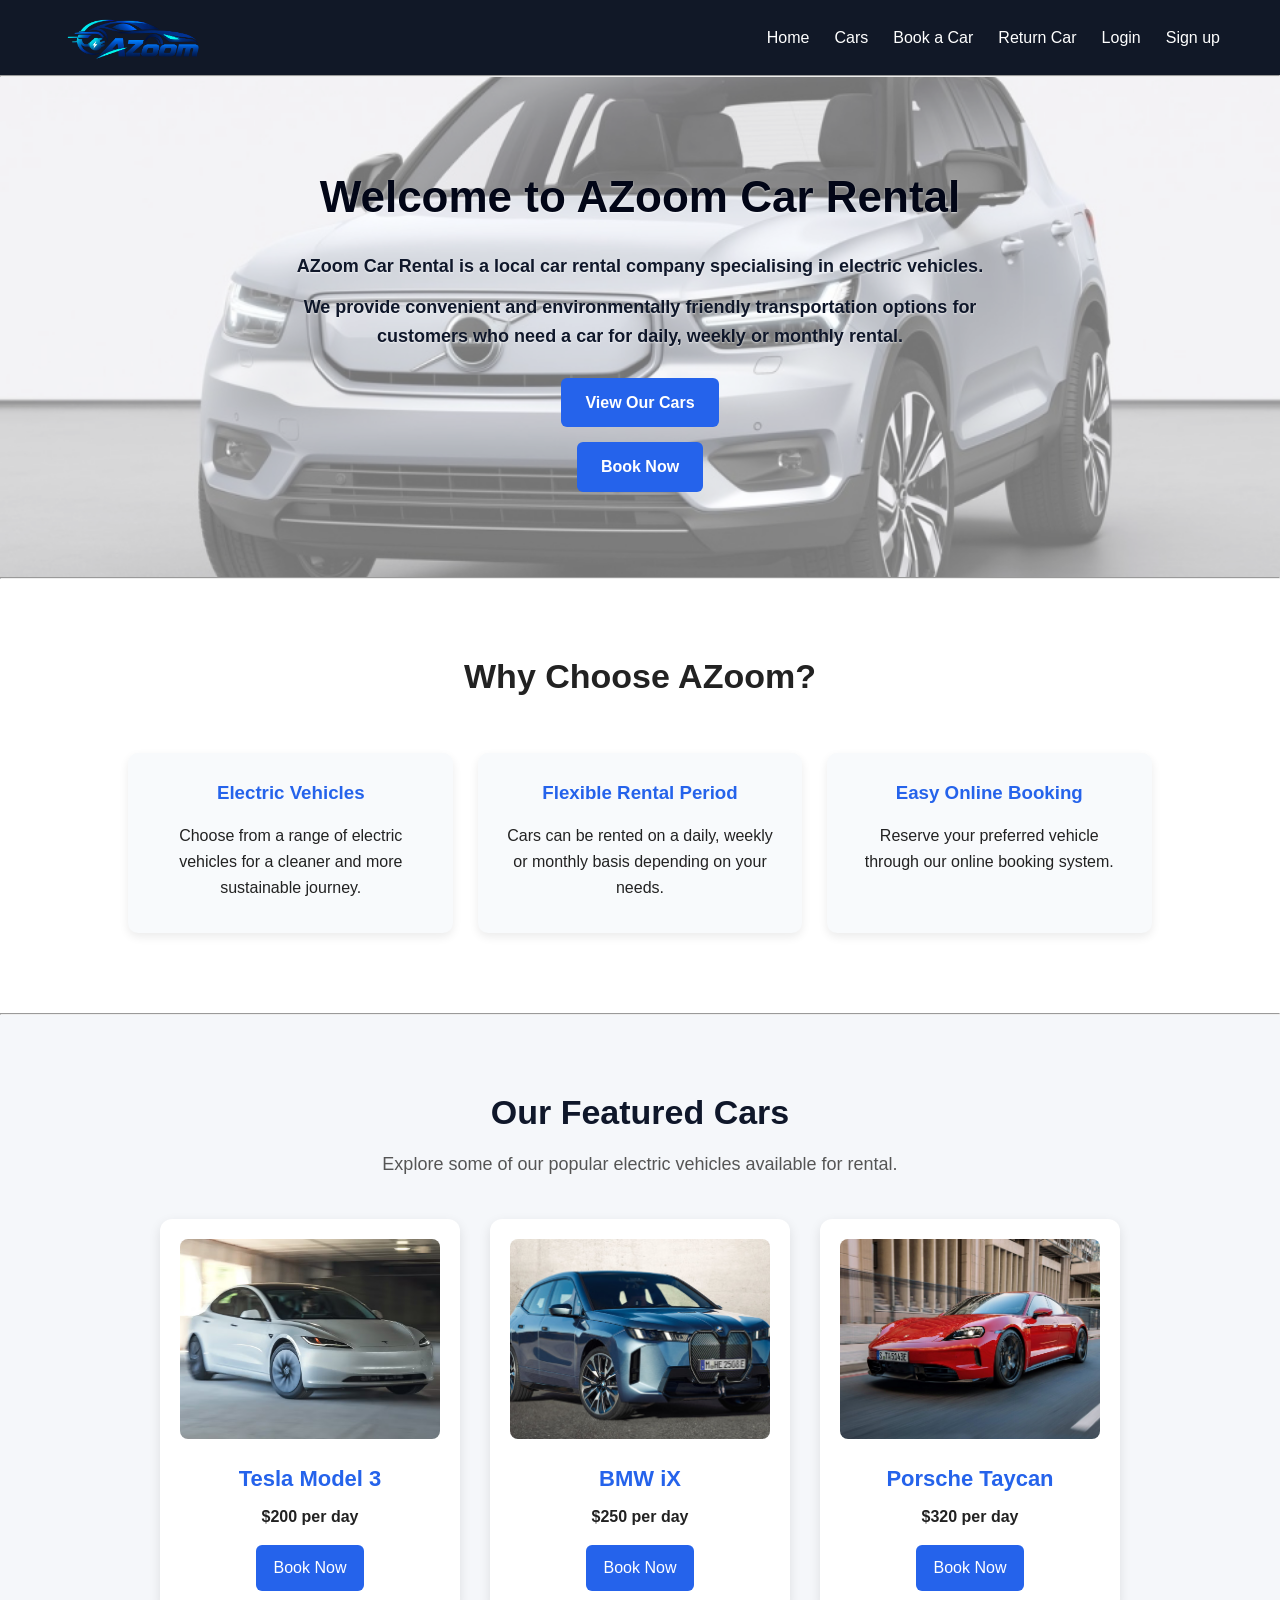
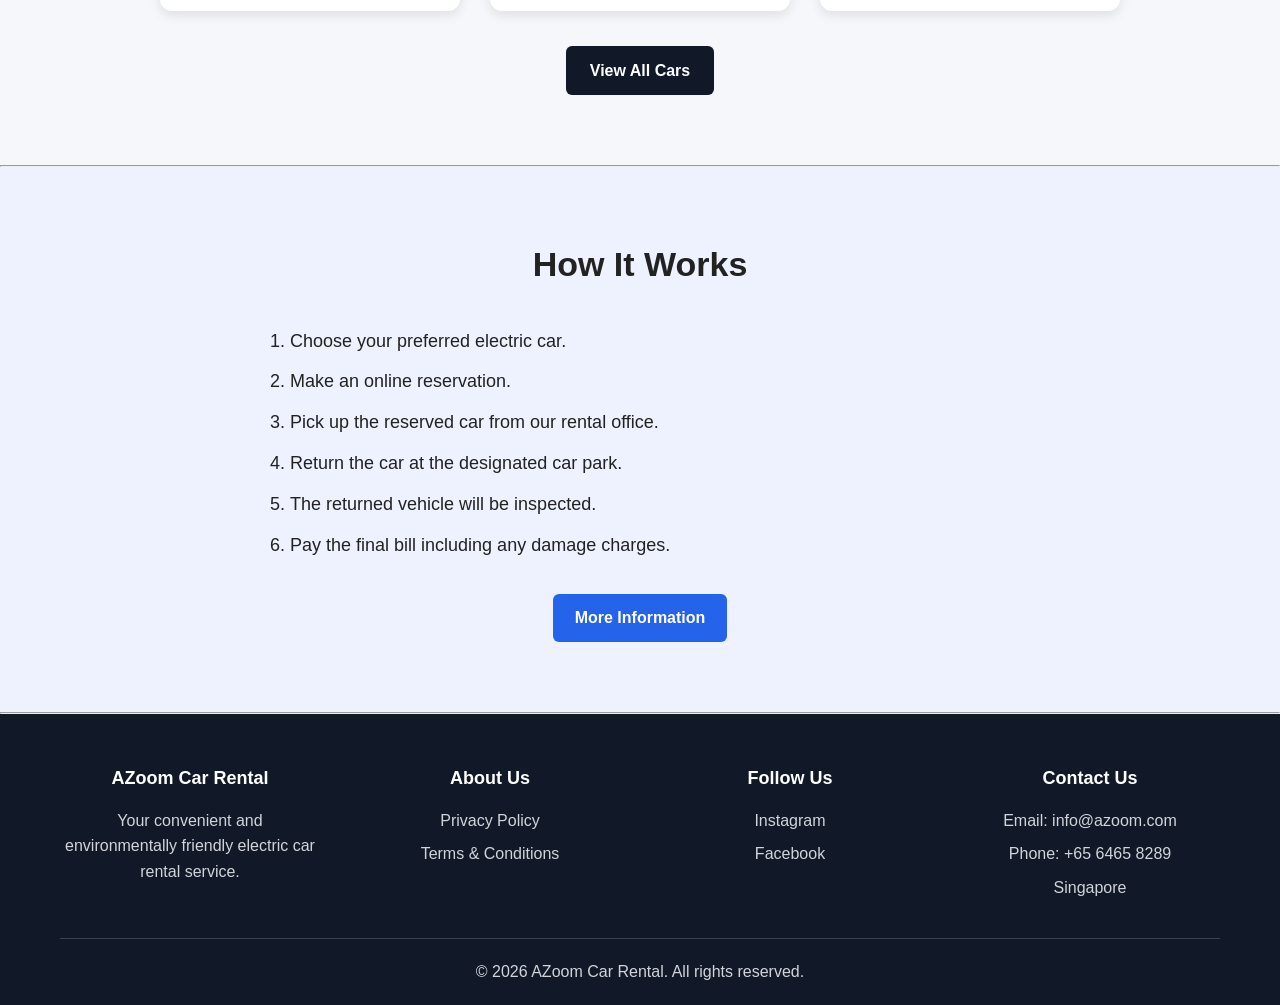
<file: index.html>
<!DOCTYPE html>
<html lang="en">

<head>
    <meta charset="UTF-8">
    <meta name="viewport" content="width=device-width, initial-scale=1.0">
    <title>AZoom Car Rental</title>

    <link rel="stylesheet" href="style.css">
</head>

<body>

    <!-- Header -->
    <header>
        <a href="index.html" class="logo">
            <img src="images/AZoom logo.png" alt="AZoom Car Rental Logo">
        </a>

        <nav>
            <a href="index.html">Home</a>
            <a href="cars.html">Cars</a>
            <a href="booking.html">Book a Car</a>
            <a href="return.html">Return Car</a>
            <a href="login.html">Login</a>
            <a href="signup.html">Sign up</a>
        </nav>
    </header>

    <hr>

    <!-- Main Content -->
    <main>

        <section class="home-hero">
            <h2>Welcome to AZoom Car Rental</h2>

            <p>
                AZoom Car Rental is a local car rental company specialising
                in electric vehicles.
            </p>

            <p>
                We provide convenient and environmentally friendly
                transportation options for customers who need a car for
                daily, weekly or monthly rental.
            </p>

            <a href="cars.html">View Our Cars</a>

            <a href="booking.html">Book Now</a>
        </section>

        <hr>

        <!-- Why Choose Us -->
        <section class="features-section">
            <h2>Why Choose AZoom?</h2>

            <div>
                <h3>Electric Vehicles</h3>
                <p>
                    Choose from a range of electric vehicles for a cleaner
                    and more sustainable journey.
                </p>
            </div>

            <div>
                <h3>Flexible Rental Period</h3>
                <p>
                    Cars can be rented on a daily, weekly or monthly basis
                    depending on your needs.
                </p>
            </div>

            <div>
                <h3>Easy Online Booking</h3>
                <p>
                    Reserve your preferred vehicle through our online
                    booking system.
                </p>
            </div>
        </section>

        <hr>

        <section class="featured-cars">
            <h2>Our Featured Cars</h2>
            <p>
                Explore some of our popular electric vehicles available for rental.
            </p>

            <div class="featured-container">
                <div class="featured-card">
                    <img src="images/tesla model3.jpg" alt="Tesla Model 3">
                    <h3>Tesla Model 3</h3>
                    <p>$200 per day</p>

                    <a href="booking.html">Book Now</a>
                </div>

                <div class="featured-card">
                    <img src="images/bmw ix.jpg" alt="BMW iX">
                    <h3> BMW iX</h3>
                    <p>$250 per day</p>
                    <a href="booking.html">Book Now</a>
                </div>

                <div class="featured-card">
                    <img src="images/porsche taycan.jpg" alt="Porsche Taycan">
                    <h3> Porsche Taycan</h3>
                    <p>$320 per day</p>
                    <a href="booking.html">Book Now</a>
                </div>
            </div>

            <a class="view-all-cars" href="cars.html">
                View All Cars
            </a>
        </section>

        <hr>

        <!-- Rental Process -->
        <section class="how-it-works">
            <h2>How It Works</h2>

            <ol>
                <li>Choose your preferred electric car.</li>
                <li>Make an online reservation.</li>
                <li>Pick up the reserved car from our rental office.</li>
                <li>Return the car at the designated car park.</li>
                <li>The returned vehicle will be inspected.</li>
                <li>Pay the final bill including any damage charges.</li>
            </ol>

            <div class="more-information">

                <a href="locations.html" class="info-button">
                    More Information
                </a>

            </div>
        </section>
    </main>

    <hr>

    <!-- Footer -->
    <footer class="site-footer">

        <div class="footer-container">

            <div class="footer-column">
                <h3>AZoom Car Rental</h3>
                <p>
                    Your convenient and environmentally friendly
                    electric car rental service.
                </p>
            </div>

            <div class="footer-column">
                <h3>About Us</h3>

                <a href="privacy.html">Privacy Policy</a>
                <a href="terms.html">Terms & Conditions</a>
            </div>

            <div class="footer-column">
                <h3>Follow Us</h3>

                <a href="#">Instagram</a>
                <a href="#">Facebook</a>
            </div>

            <div class="footer-column">
                <h3>Contact Us</h3>

                <p>Email: info@azoom.com</p>
                <p>Phone: +65 6465 8289</p>
                <p>Singapore</p>
            </div>

        </div>

        <div class="footer-bottom">
            <p>
                &copy; 2026 AZoom Car Rental.
                All rights reserved.
            </p>
        </div>

    </footer>

</body>

</html>
</file>
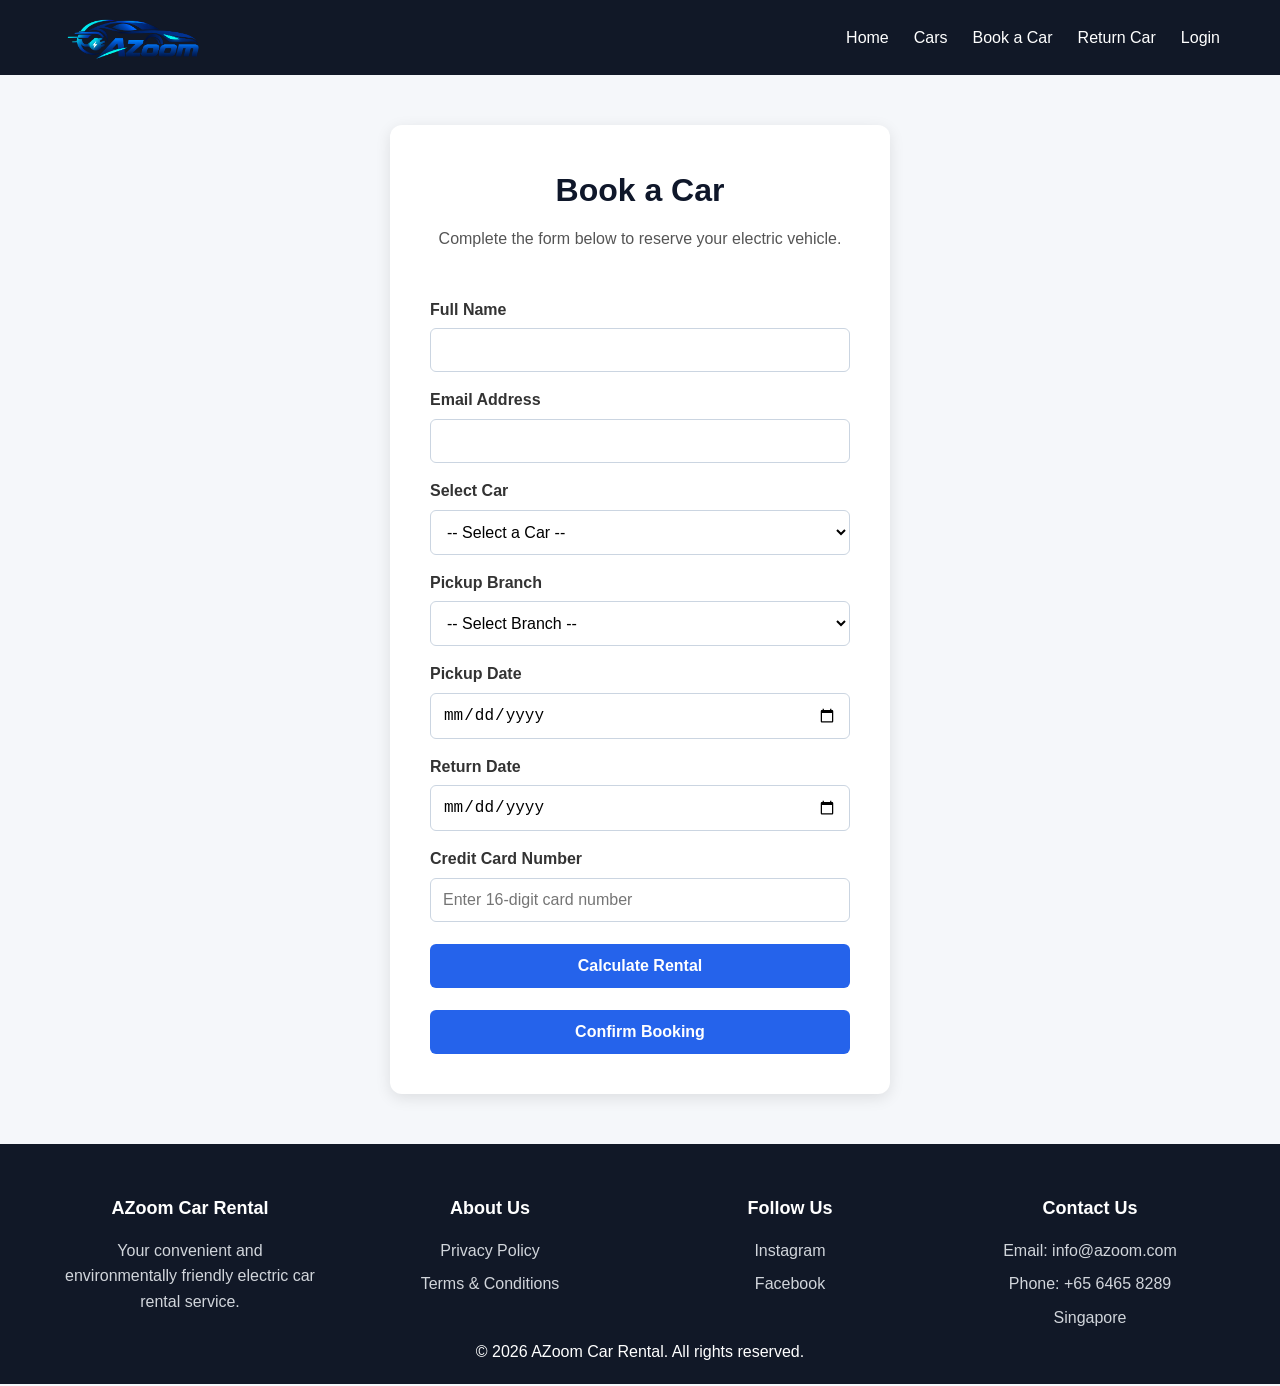
<file: booking.html>
<!DOCTYPE html>
<html lang="en">

<head>
    <meta charset="UTF-8">
    <meta name="viewport" content="width=device-width, initial-scale=1.0">
    <title>Book a Car | AZoom Car Rental</title>

    <link rel="stylesheet" href="style.css">
</head>

<body>

    <header>
        <a href="index.html" class="logo">
            <img src="images/AZoom logo.png" alt="AZoom Car Rental Logo">
        </a>

        <nav>
            <a href="index.html">Home</a>
            <a href="cars.html">Cars</a>
            <a href="booking.html">Book a Car</a>
            <a href="return.html">Return Car</a>
            <a href="login.html">Login</a>
        </nav>
    </header>

    <main>

        <section class="booking-section">

            <h2>Book a Car</h2>

            <p>
                Complete the form below to reserve your electric vehicle.
            </p>

            <form id="bookingForm">

                <label for="name">Full Name</label>
                <input type="text" id="name" required>

                <label for="email">Email Address</label>
                <input type="email" id="email" required>

                <label for="car">Select Car</label>
                <select id="car" required>
                    <option value="">-- Select a Car --</option>
                    <option value="200">Tesla Model 3 - $200/day</option>
                    <option value="150">BYD Atto 3 - $150/day</option>
                    <option value="140">Hyundai Ioniq 5 - $140/day</option>
                    <option value="300">Mercedes-Benz G 580 EQ - $300/day</option>
                    <option value="250">BMW iX - $250/day</option>
                    <option value="320">Porsche Taycan - $320/day</option>
                    <option value="160">Volkswagen ID.4 - $160/day</option>
                    <option value="125">Toyota bZ4X - $125/day</option>
                </select>

                <label for="branch">Pickup Branch</label>
                <select id="branch" required>
                    <option value="">-- Select Branch --</option>
                    <option value="branch1">AZoom Branch 1</option>
                    <option value="branch2">AZoom Branch 2</option>
                </select>

                <label for="pickupDate">Pickup Date</label>
                <input type="date" id="pickupDate" required>

                <label for="returnDate">Return Date</label>
                <input type="date" id="returnDate" required>

                <label for="cardNumber">Credit Card Number</label>
                <input type="text" id="cardNumber" maxlength="16" placeholder="Enter 16-digit card number" required>

                <button type="button" onclick="calculateRental()">
                    Calculate Rental
                </button>

                <div id="bookingResult"></div>

                <button type="submit">
                    Confirm Booking
                </button>

            </form>

        </section>

    </main>

    <!-- Footer -->
    <footer class="site-footer">

        <div class="footer-container">

            <div class="footer-column">
                <h3>AZoom Car Rental</h3>
                <p>
                    Your convenient and environmentally friendly
                    electric car rental service.
                </p>
            </div>

            <div class="footer-column">
                <h3>About Us</h3>

                <a href="privacy.html">Privacy Policy</a>
                <a href="terms.html">Terms & Conditions</a>
            </div>

            <div class="footer-column">
                <h3>Follow Us</h3>

                <a href="#">Instagram</a>
                <a href="#">Facebook</a>
            </div>

            <div class="footer-column">
                <h3>Contact Us</h3>

                <p>Email: info@azoom.com</p>
                <p>Phone: +65 6465 8289</p>
                <p>Singapore</p>
            </div>

        </div>

        <footer>
            <p>&copy; 2026 AZoom Car Rental. All rights reserved.</p>
        </footer>

        <script src="script.js"></script>

</body>

</html>
</file>
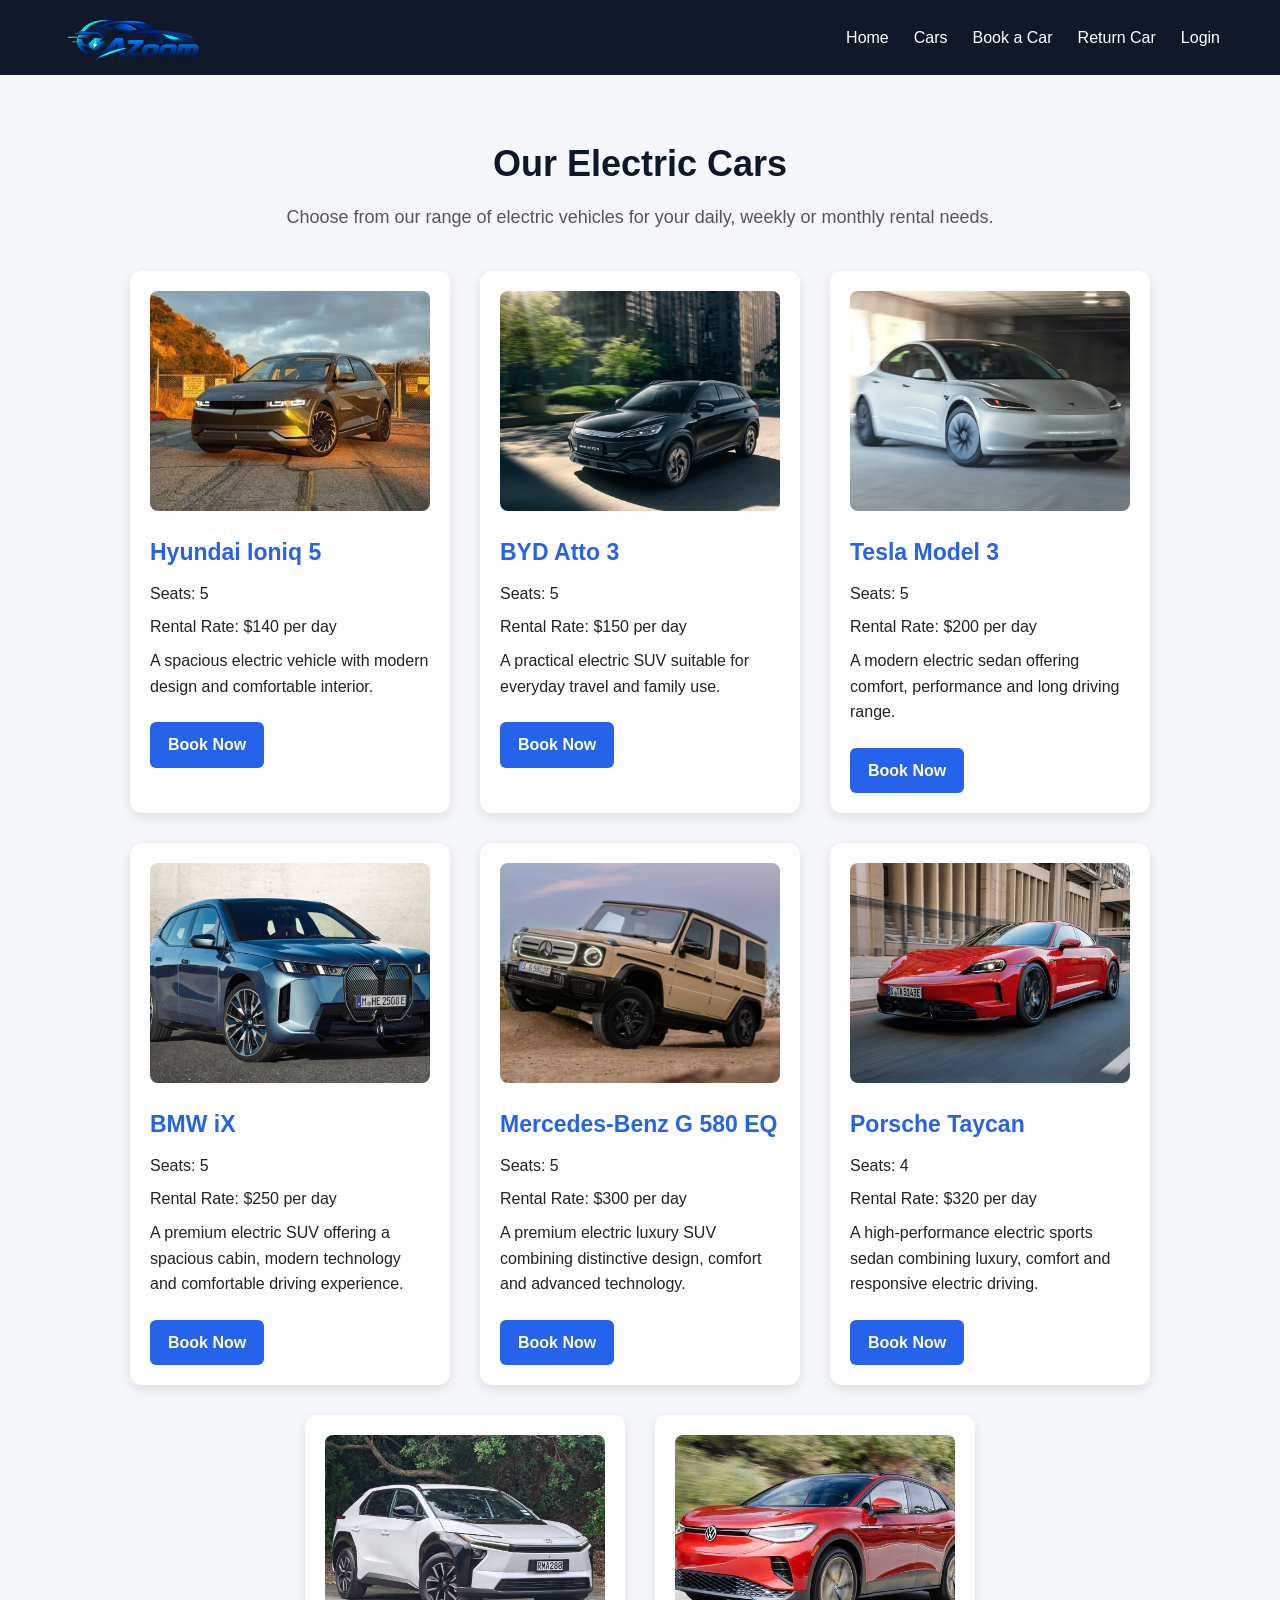
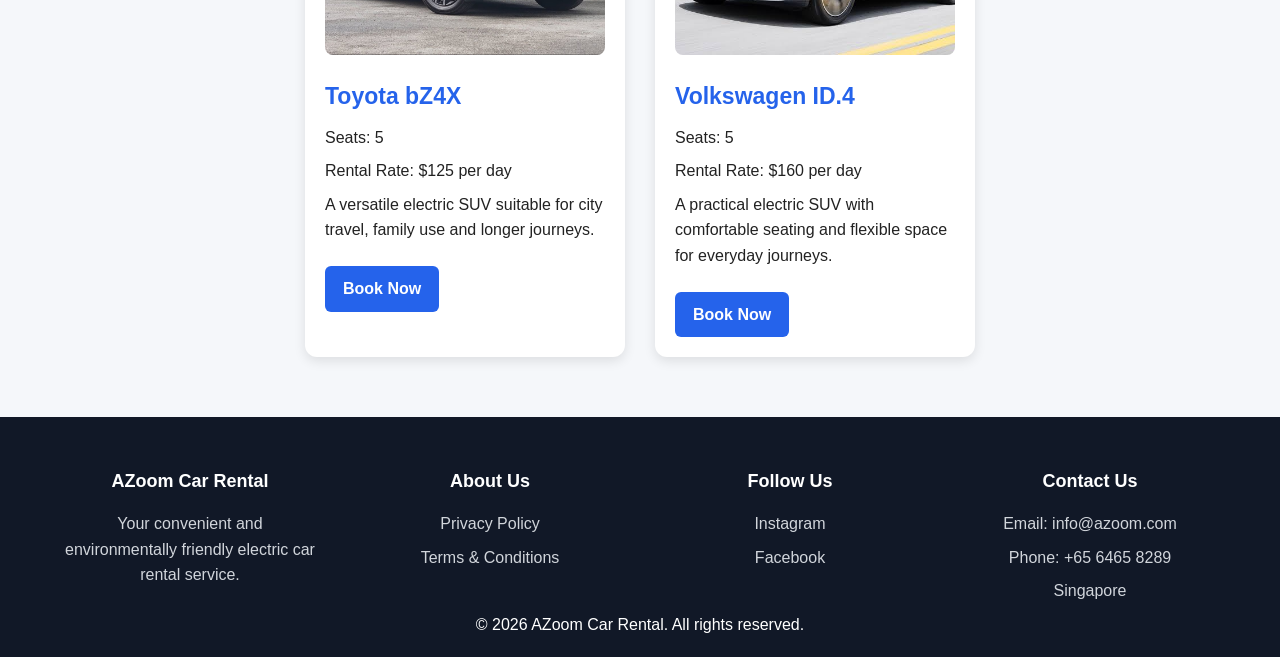
<file: cars.html>
<!DOCTYPE html>
<html lang="en">

<head>
    <meta charset="UTF-8">
    <meta name="viewport" content="width=device-width, initial-scale=1.0">
    <title>Our Cars | AZoom Car Rental</title>

    <link rel="stylesheet" href="style.css">
</head>

<body>

    <header>
        <a href="index.html" class="logo">
            <img src="images/AZoom logo.png" alt="AZoom Car Rental Logo">
        </a>

        <nav>
            <a href="index.html">Home</a>
            <a href="cars.html">Cars</a>
            <a href="booking.html">Book a Car</a>
            <a href="return.html">Return Car</a>
            <a href="login.html">Login</a>
        </nav>
    </header>

    <main>

        <section class="cars-section">

            <h2>Our Electric Cars</h2>

            <p>
                Choose from our range of electric vehicles for your
                daily, weekly or monthly rental needs.
            </p>

            <div class="car-container">

                <div class="car-card">

                    <img src="images/hyundai ioniq5.jpg" alt="Hyundai Ioniq 5">

                    <h3>Hyundai Ioniq 5</h3>

                    <p>Seats: 5</p>

                    <p>Rental Rate: $140 per day</p>

                    <p>
                        A spacious electric vehicle with modern design
                        and comfortable interior.
                    </p>

                    <a href="booking.html">Book Now</a>

                </div>

                <div class="car-card">

                    <img src="images/byd atto3.jpg" alt="BYD Atto 3">

                    <h3>BYD Atto 3</h3>

                    <p>Seats: 5</p>

                    <p>Rental Rate: $150 per day</p>

                    <p>
                        A practical electric SUV suitable for everyday
                        travel and family use.
                    </p>

                    <a href="booking.html">Book Now</a>

                </div>

                <div class="car-card">

                    <img src="images/tesla model3.jpg" alt="Tesla Model 3">

                    <h3>Tesla Model 3</h3>

                    <p>Seats: 5</p>

                    <p>Rental Rate: $200 per day</p>

                    <p>
                        A modern electric sedan offering comfort,
                        performance and long driving range.
                    </p>

                    <a href="booking.html">Book Now</a>

                </div>

                <div class="car-card">

                    <img src="images/bmw ix.jpg" alt="BMW iX">

                    <h3>BMW iX</h3>

                    <p>Seats: 5</p>

                    <p>Rental Rate: $250 per day</p>

                    <p>
                        A premium electric SUV offering a spacious cabin,
                        modern technology and comfortable driving experience.
                    </p>

                    <a href="booking.html">Book Now</a>

                </div>

                <div class="car-card">

                    <img src="images/mercedes benz G580 EQ.jpg" alt="Mercedes-Benz G 580 EQ">

                    <h3>Mercedes-Benz G 580 EQ</h3>

                    <p>Seats: 5</p>

                    <p>Rental Rate: $300 per day</p>

                    <p>
                        A premium electric luxury SUV combining
                        distinctive design, comfort and advanced technology.
                    </p>

                    <a href="booking.html">Book Now</a>

                </div>

                <div class="car-card">

                    <img src="images/porsche taycan.jpg" alt="Porsche Taycan">

                    <h3>Porsche Taycan</h3>

                    <p>Seats: 4</p>

                    <p>Rental Rate: $320 per day</p>

                    <p>
                        A high-performance electric sports sedan combining
                        luxury, comfort and responsive electric driving.
                    </p>

                    <a href="booking.html">Book Now</a>

                </div>

                <div class="car-card">

                    <img src="images/toyota bZ4X.jpg" alt="Toyota bZ4X">

                    <h3>Toyota bZ4X</h3>

                    <p>Seats: 5</p>

                    <p>Rental Rate: $125 per day</p>

                    <p>
                        A versatile electric SUV suitable for city travel,
                        family use and longer journeys.
                    </p>

                    <a href="booking.html">Book Now</a>

                </div>

                <div class="car-card">

                    <img src="images/volkswagen ID.4.jpg" alt="Volkswagen ID.4">

                    <h3>Volkswagen ID.4</h3>

                    <p>Seats: 5</p>

                    <p>Rental Rate: $160 per day</p>

                    <p>
                        A practical electric SUV with comfortable seating
                        and flexible space for everyday journeys.
                    </p>

                    <a href="booking.html">Book Now</a>

                </div>

            </div>

        </section>

    </main>

    <!-- Footer -->
    <footer class="site-footer">

        <div class="footer-container">

            <div class="footer-column">
                <h3>AZoom Car Rental</h3>
                <p>
                    Your convenient and environmentally friendly
                    electric car rental service.
                </p>
            </div>

            <div class="footer-column">
                <h3>About Us</h3>

                <a href="privacy.html">Privacy Policy</a>
                <a href="terms.html">Terms & Conditions</a>
            </div>

            <div class="footer-column">
                <h3>Follow Us</h3>

                <a href="#">Instagram</a>
                <a href="#">Facebook</a>
            </div>

            <div class="footer-column">
                <h3>Contact Us</h3>

                <p>Email: info@azoom.com</p>
                <p>Phone: +65 6465 8289</p>
                <p>Singapore</p>
            </div>

        </div>

        <footer>
            <p>&copy; 2026 AZoom Car Rental. All rights reserved.</p>
        </footer>

</body>

</html>
</file>
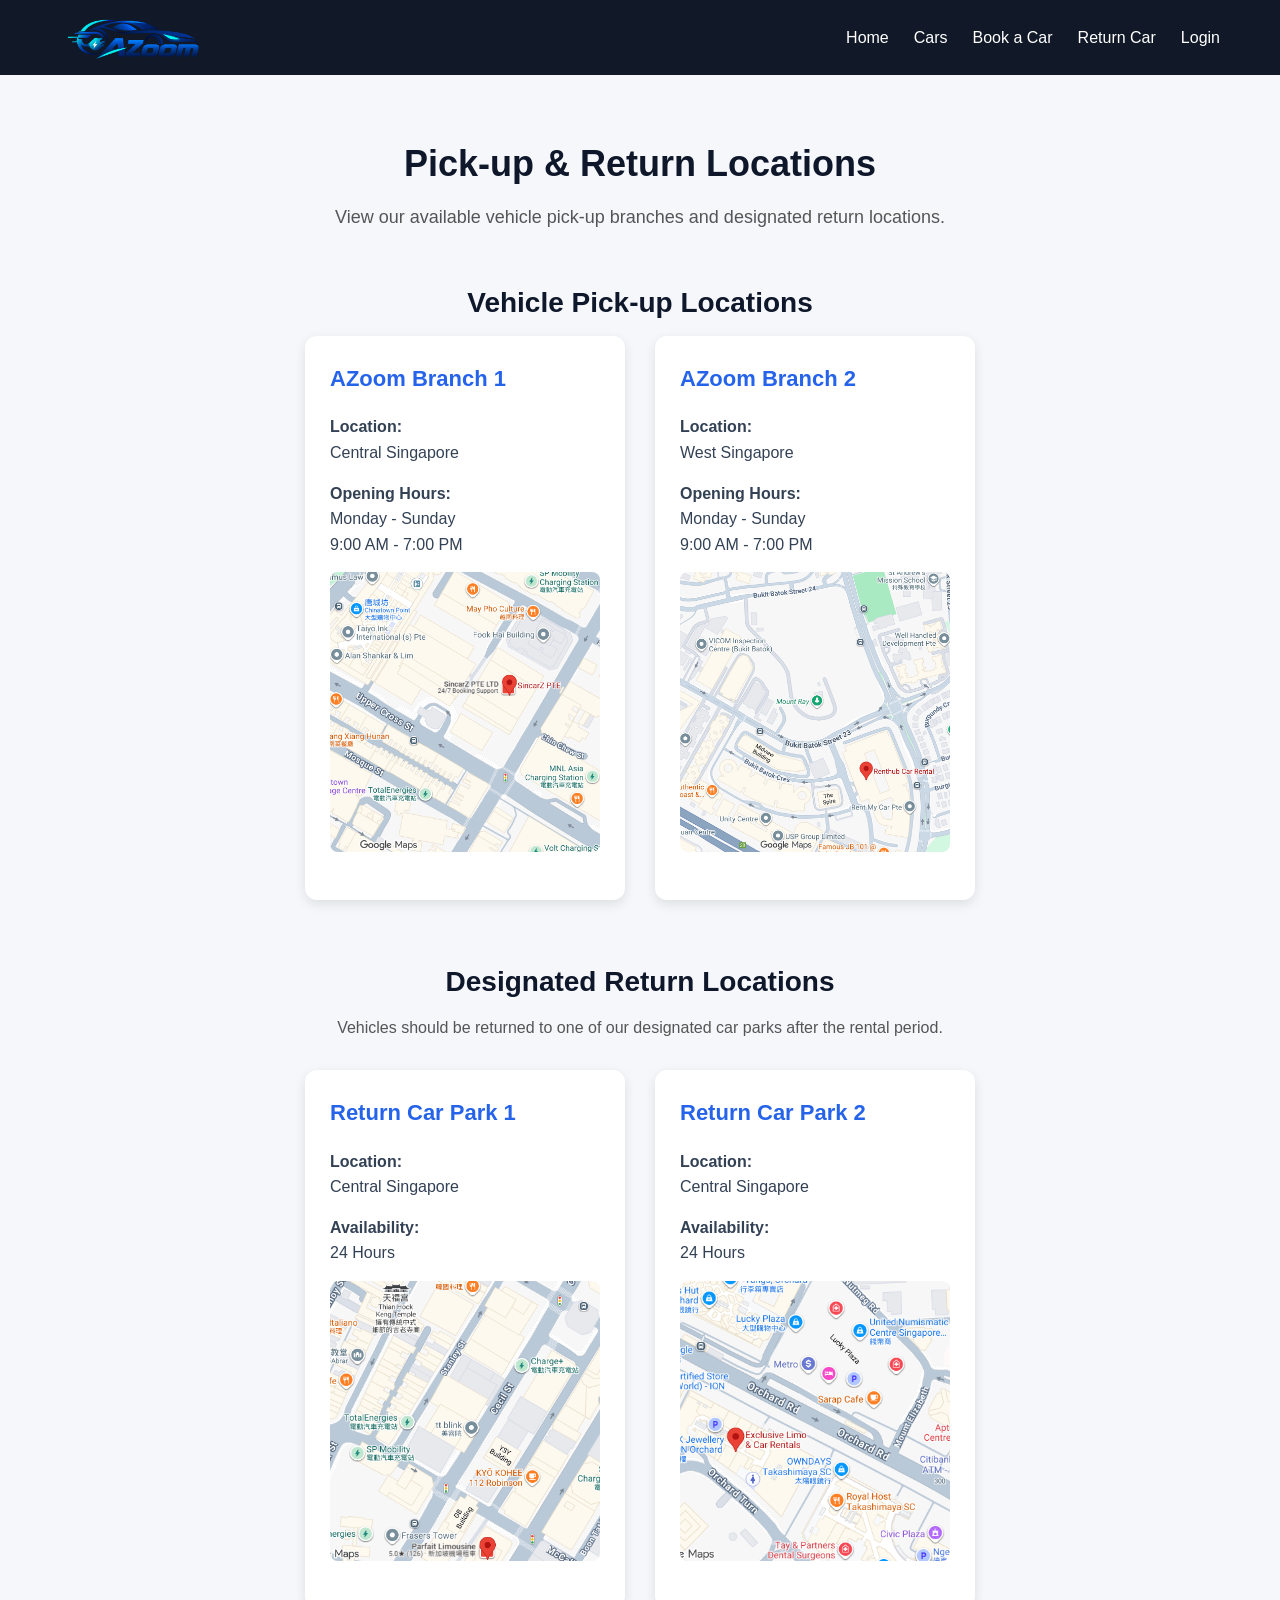
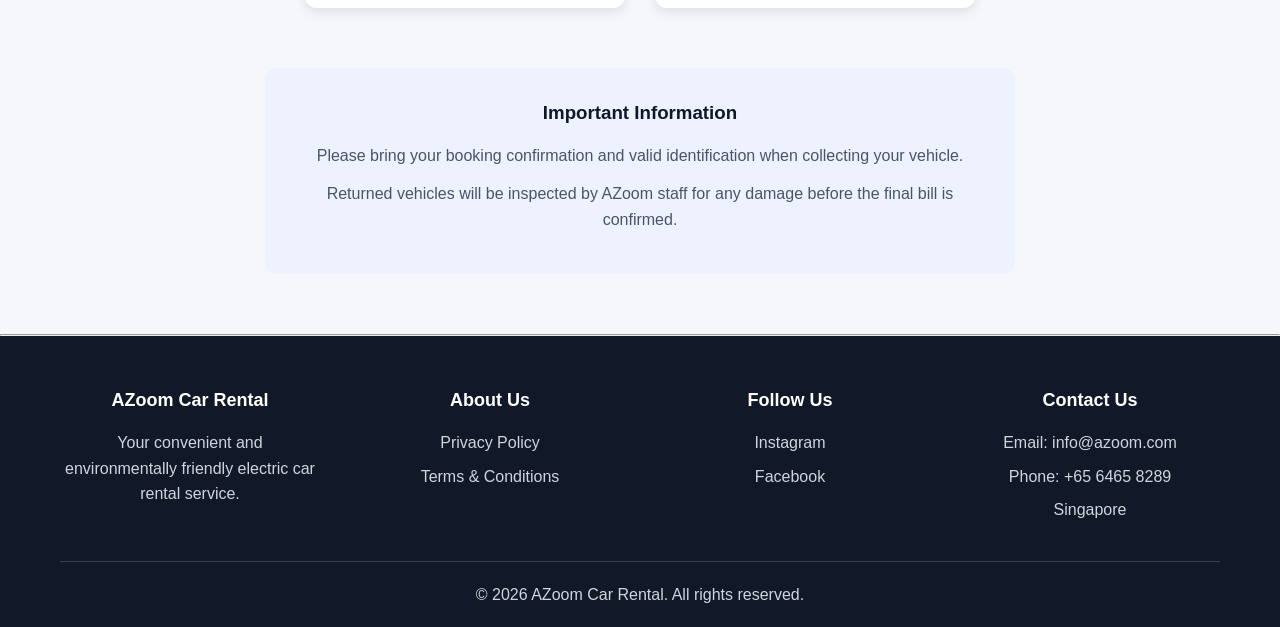
<file: locations.html>
<!DOCTYPE html>
<html lang="en">

<head>
    <meta charset="UTF-8">
    <meta name="viewport" content="width=device-width, initial-scale=1.0">
    <title>Our Cars | AZoom Car Rental</title>

    <link rel="stylesheet" href="style.css">
</head>

<body>

    <header>
        <a href="index.html" class="logo">
            <img src="images/AZoom logo.png" alt="AZoom Car Rental Logo">
        </a>

        <nav>
            <a href="index.html">Home</a>
            <a href="cars.html">Cars</a>
            <a href="booking.html">Book a Car</a>
            <a href="return.html">Return Car</a>
            <a href="login.html">Login</a>
        </nav>
    </header>

    <main>
        <section class="locations-section">
            <h2>Pick-up & Return Locations</h2>

            <p>
                View our available vehicle pick-up branches and
                designated return locations.
            </p>

            <!-- Pick-up Locations -->
            <div class="location-group">

                <h3>Vehicle Pick-up Locations</h3>

                <div class="location-container">

                    <div class="location-card">

                        <h4>AZoom Branch 1</h4>

                        <p>
                            <strong>Location:</strong><br>
                            Central Singapore
                        </p>

                        <p>
                            <strong>Opening Hours:</strong><br>
                            Monday - Sunday<br>
                            9:00 AM - 7:00 PM
                        </p>

                        <img src="images/branch2.png" alt="branch 1 location">

                    </div>

                    <div class="location-card">

                        <h4>AZoom Branch 2</h4>

                        <p>
                            <strong>Location:</strong><br>
                            West Singapore
                        </p>

                        <p>
                            <strong>Opening Hours:</strong><br>
                            Monday - Sunday<br>
                            9:00 AM - 7:00 PM
                        </p>

                        <img src="images/branch1.png" alt="branch 2 location">

                    </div>

                </div>

            </div>

            <!-- Return Locations -->
            <div class="location-group">

                <h3>Designated Return Locations</h3>

                <p class="location-intro">
                    Vehicles should be returned to one of our
                    designated car parks after the rental period.
                </p>

                <div class="location-container">

                    <div class="location-card">

                        <h4>Return Car Park 1</h4>

                        <p>
                            <strong>Location:</strong><br>
                            Central Singapore
                        </p>

                        <p>
                            <strong>Availability:</strong><br>
                            24 Hours
                        </p>

                        <img src="images/return1.png" alt="return car 1 location">

                    </div>

                    <div class="location-card">

                        <h4>Return Car Park 2</h4>

                        <p>
                            <strong>Location:</strong><br>
                            Central Singapore
                        </p>

                        <p>
                            <strong>Availability:</strong><br>
                            24 Hours
                        </p>

                        <img src="images/return2.png" alt="return car 2 location">

                    </div>

                </div>

            </div>

            <!-- Extra Information -->
            <div class="location-note">

                <h3>Important Information</h3>

                <p>
                    Please bring your booking confirmation and valid
                    identification when collecting your vehicle.
                </p>

                <p>
                    Returned vehicles will be inspected by AZoom staff
                    for any damage before the final bill is confirmed.
                </p>

            </div>

        </section>

    </main>

    <hr>

    <!-- Footer -->
    <footer class="site-footer">

        <div class="footer-container">

            <div class="footer-column">
                <h3>AZoom Car Rental</h3>
                <p>
                    Your convenient and environmentally friendly
                    electric car rental service.
                </p>
            </div>

            <div class="footer-column">
                <h3>About Us</h3>

                <a href="privacy.html">Privacy Policy</a>
                <a href="terms.html">Terms & Conditions</a>
            </div>

            <div class="footer-column">
                <h3>Follow Us</h3>

                <a href="#">Instagram</a>
                <a href="#">Facebook</a>
            </div>

            <div class="footer-column">
                <h3>Contact Us</h3>

                <p>Email: info@azoom.com</p>
                <p>Phone: +65 6465 8289</p>
                <p>Singapore</p>
            </div>

        </div>

        <div class="footer-bottom">
            <p>
                &copy; 2026 AZoom Car Rental.
                All rights reserved.
            </p>
        </div>

    </footer>

    <script src="script.js"></script>

</body>

</html>
</file>
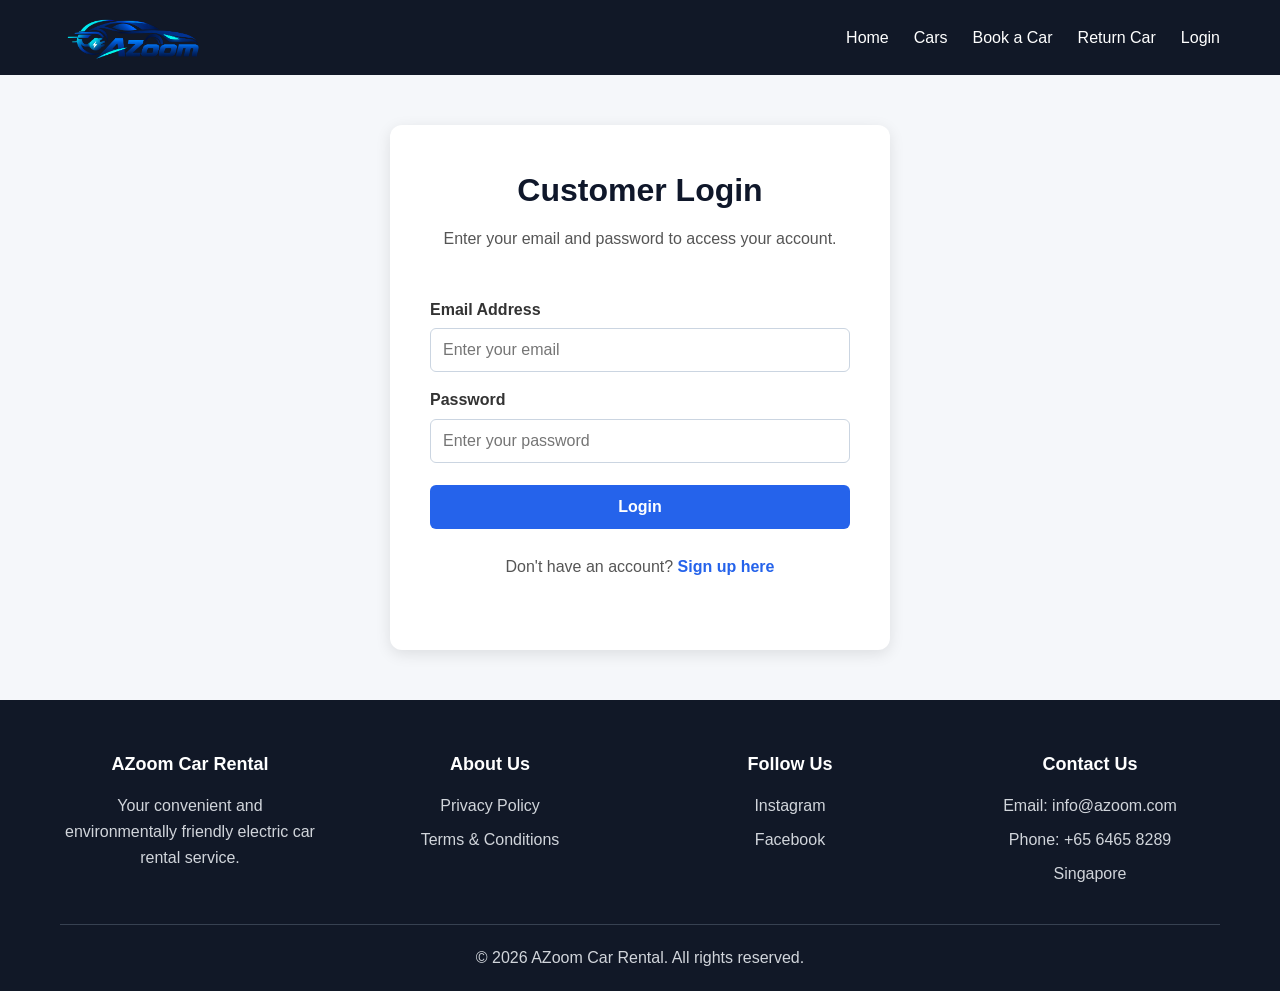
<file: login.html>
<!DOCTYPE html>
<html lang="en">

<head>
    <meta charset="UTF-8">
    <meta name="viewport" content="width=device-width, initial-scale=1.0">
    <title>Login | AZoom Car Rental</title>

    <link rel="stylesheet" href="style.css">
</head>

<body>

    <header>
        <a href="index.html" class="logo">
            <img src="images/AZoom logo.png" alt="AZoom Car Rental Logo">
        </a>

        <nav>
            <a href="index.html">Home</a>
            <a href="cars.html">Cars</a>
            <a href="booking.html">Book a Car</a>
            <a href="return.html">Return Car</a>
            <a href="login.html">Login</a>
        </nav>
    </header>

    <main>

        <section class="login-section">

            <h2>Customer Login</h2>

            <p>
                Enter your email and password to access your account.
            </p>

            <form id="loginForm">

                <label for="loginEmail">
                    Email Address
                </label>

                <input type="email" id="loginEmail" placeholder="Enter your email" required>

                <label for="loginPassword">
                    Password
                </label>

                <input type="password" id="loginPassword" placeholder="Enter your password" required>

                <button type="submit">
                    Login
                </button>

                <div id="loginMessage"></div>

            </form>

            <p class="account-link">
                Don't have an account?
                <a href="signup.html">Sign up here</a>
            </p>

        </section>

    </main>

    <!-- Footer -->
    <footer class="site-footer">

        <div class="footer-container">

            <div class="footer-column">
                <h3>AZoom Car Rental</h3>
                <p>
                    Your convenient and environmentally friendly
                    electric car rental service.
                </p>
            </div>

            <div class="footer-column">
                <h3>About Us</h3>

                <a href="privacy.html">Privacy Policy</a>
                <a href="terms.html">Terms & Conditions</a>
            </div>

            <div class="footer-column">
                <h3>Follow Us</h3>

                <a href="#">Instagram</a>
                <a href="#">Facebook</a>
            </div>

            <div class="footer-column">
                <h3>Contact Us</h3>

                <p>Email: info@azoom.com</p>
                <p>Phone: +65 6465 8289</p>
                <p>Singapore</p>
            </div>

        </div>

        <div class="footer-bottom">
            <p>
                &copy; 2026 AZoom Car Rental.
                All rights reserved.
            </p>
        </div>

        <script src="script.js"></script>

</body>

</html>
</file>
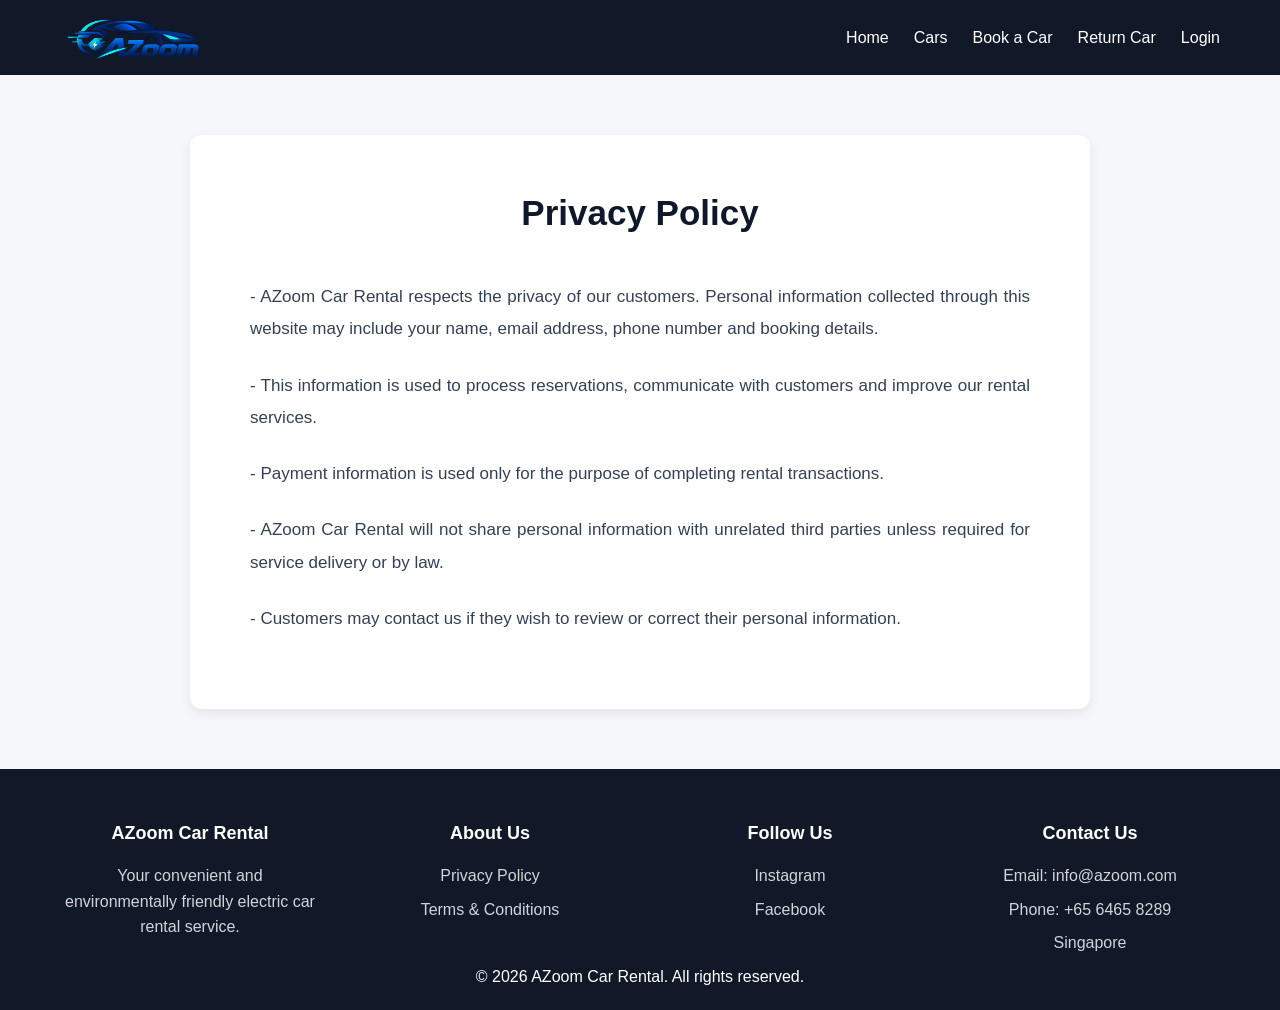
<file: privacy.html>
<!DOCTYPE html>
<html lang="en">

<head>
    <meta charset="UTF-8">
    <meta name="viewport" content="width=device-width, initial-scale=1.0">
    <title>Our Cars | AZoom Car Rental</title>

    <link rel="stylesheet" href="style.css">
</head>

<body>

    <header>
        <a href="index.html" class="logo">
            <img src="images/AZoom logo.png" alt="AZoom Car Rental Logo">
        </a>

        <nav>
            <a href="index.html">Home</a>
            <a href="cars.html">Cars</a>
            <a href="booking.html">Book a Car</a>
            <a href="return.html">Return Car</a>
            <a href="login.html">Login</a>
        </nav>
    </header>

    <main>

        <section class="policy-section">
            <h2>Privacy Policy</h2>

            <p>
                - AZoom Car Rental respects the privacy of our customers.
                Personal information collected through this website may include
                your name, email address, phone number and booking details.
            </p>

            <p>
                - This information is used to process reservations, communicate
                with customers and improve our rental services.
            </p>

            <p>
                - Payment information is used only for the purpose of completing
                rental transactions.
            </p>

            <p>
                - AZoom Car Rental will not share personal information with
                unrelated third parties unless required for service delivery
                or by law.
            </p>

            <p>
                - Customers may contact us if they wish to review or correct
                their personal information.
            </p>

        </section>
    </main>

    <!-- Footer -->
    <footer class="site-footer">

        <div class="footer-container">

            <div class="footer-column">
                <h3>AZoom Car Rental</h3>
                <p>
                    Your convenient and environmentally friendly
                    electric car rental service.
                </p>
            </div>

            <div class="footer-column">
                <h3>About Us</h3>

                <a href="privacy.html">Privacy Policy</a>
                <a href="terms.html">Terms & Conditions</a>
            </div>

            <div class="footer-column">
                <h3>Follow Us</h3>

                <a href="#">Instagram</a>
                <a href="#">Facebook</a>
            </div>

            <div class="footer-column">
                <h3>Contact Us</h3>

                <p>Email: info@azoom.com</p>
                <p>Phone: +65 6465 8289</p>
                <p>Singapore</p>
            </div>

        </div>

        <footer>
            <p>&copy; 2026 AZoom Car Rental. All rights reserved.</p>
        </footer>

</body>

</html>
</file>
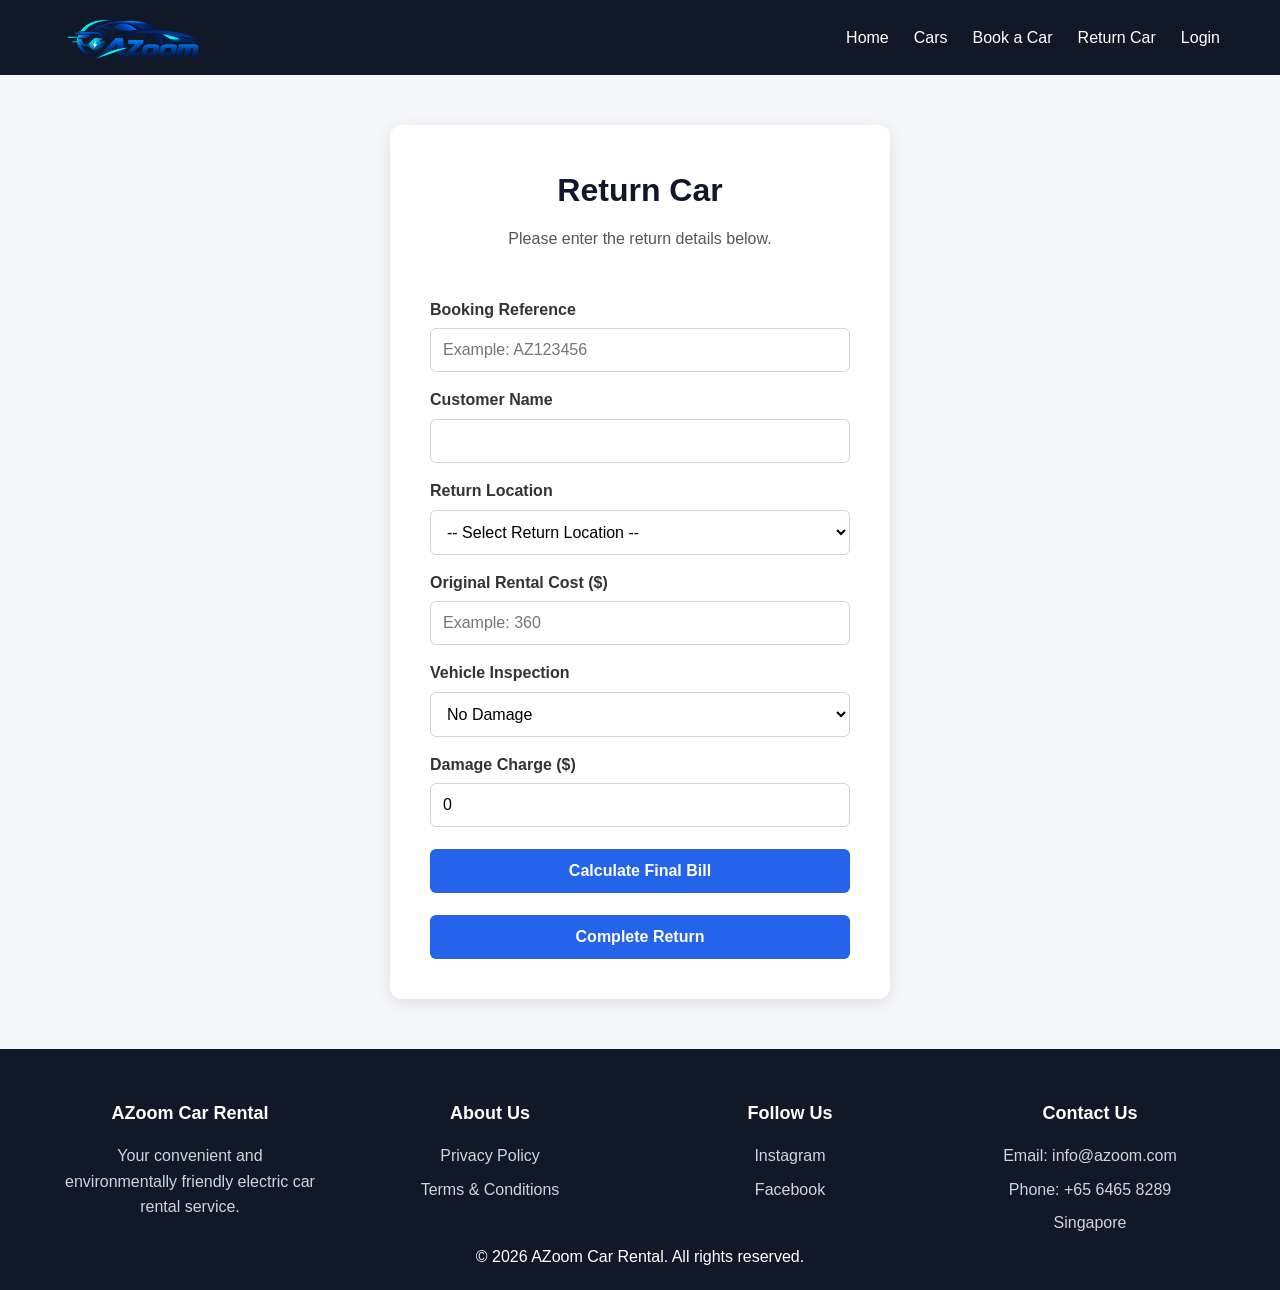
<file: return.html>
<!DOCTYPE html>
<html lang="en">

<head>
    <meta charset="UTF-8">
    <meta name="viewport" content="width=device-width, initial-scale=1.0">
    <title>Return Car | AZoom Car Rental</title>

    <link rel="stylesheet" href="style.css">
</head>

<body>

    <header>
        <a href="index.html" class="logo">
            <img src="images/AZoom logo.png" alt="AZoom Car Rental Logo">
        </a>

        <nav>
            <a href="index.html">Home</a>
            <a href="cars.html">Cars</a>
            <a href="booking.html">Book a Car</a>
            <a href="return.html">Return Car</a>
            <a href="login.html">Login</a>
        </nav>
    </header>

    <main>

        <section class="return-section">

            <h2>Return Car</h2>

            <p>
                Please enter the return details below.
            </p>

            <form id="returnForm">

                <label for="bookingRef">Booking Reference</label>
                <input type="text" id="bookingRef" placeholder="Example: AZ123456" required>

                <label for="customerName">Customer Name</label>
                <input type="text" id="customerName" required>

                <label for="returnLocation">Return Location</label>
                <select id="returnLocation" required>

                    <option value="">
                        -- Select Return Location --
                    </option>

                    <option value="carpark1">
                        Designated Car Park 1
                    </option>

                    <option value="carpark2">
                        Designated Car Park 2
                    </option>

                </select>

                <label for="rentalCost">
                    Original Rental Cost ($)
                </label>

                <input type="number" id="rentalCost" min="0" placeholder="Example: 360" required>

                <label for="damageStatus">
                    Vehicle Inspection
                </label>

                <select id="damageStatus">
                    <option value="no">
                        No Damage
                    </option>

                    <option value="yes">
                        Damage Found
                    </option>
                </select>

                <label for="damageCost">
                    Damage Charge ($)
                </label>

                <input type="number" id="damageCost" min="0" value="0">

                <button type="button" onclick="calculateFinalBill()">
                    Calculate Final Bill
                </button>

                <div id="finalBillResult"></div>

                <button type="submit">
                    Complete Return
                </button>

            </form>

        </section>

    </main>

    <!-- Footer -->
    <footer class="site-footer">

        <div class="footer-container">

            <div class="footer-column">
                <h3>AZoom Car Rental</h3>
                <p>
                    Your convenient and environmentally friendly
                    electric car rental service.
                </p>
            </div>

            <div class="footer-column">
                <h3>About Us</h3>

                <a href="privacy.html">Privacy Policy</a>
                <a href="terms.html">Terms & Conditions</a>
            </div>

            <div class="footer-column">
                <h3>Follow Us</h3>

                <a href="#">Instagram</a>
                <a href="#">Facebook</a>
            </div>

            <div class="footer-column">
                <h3>Contact Us</h3>

                <p>Email: info@azoom.com</p>
                <p>Phone: +65 6465 8289</p>
                <p>Singapore</p>
            </div>

        </div>

        <footer>
            <p>&copy; 2026 AZoom Car Rental. All rights reserved.</p>
        </footer>

        <script src="script.js"></script>

</body>

</html>
</file>
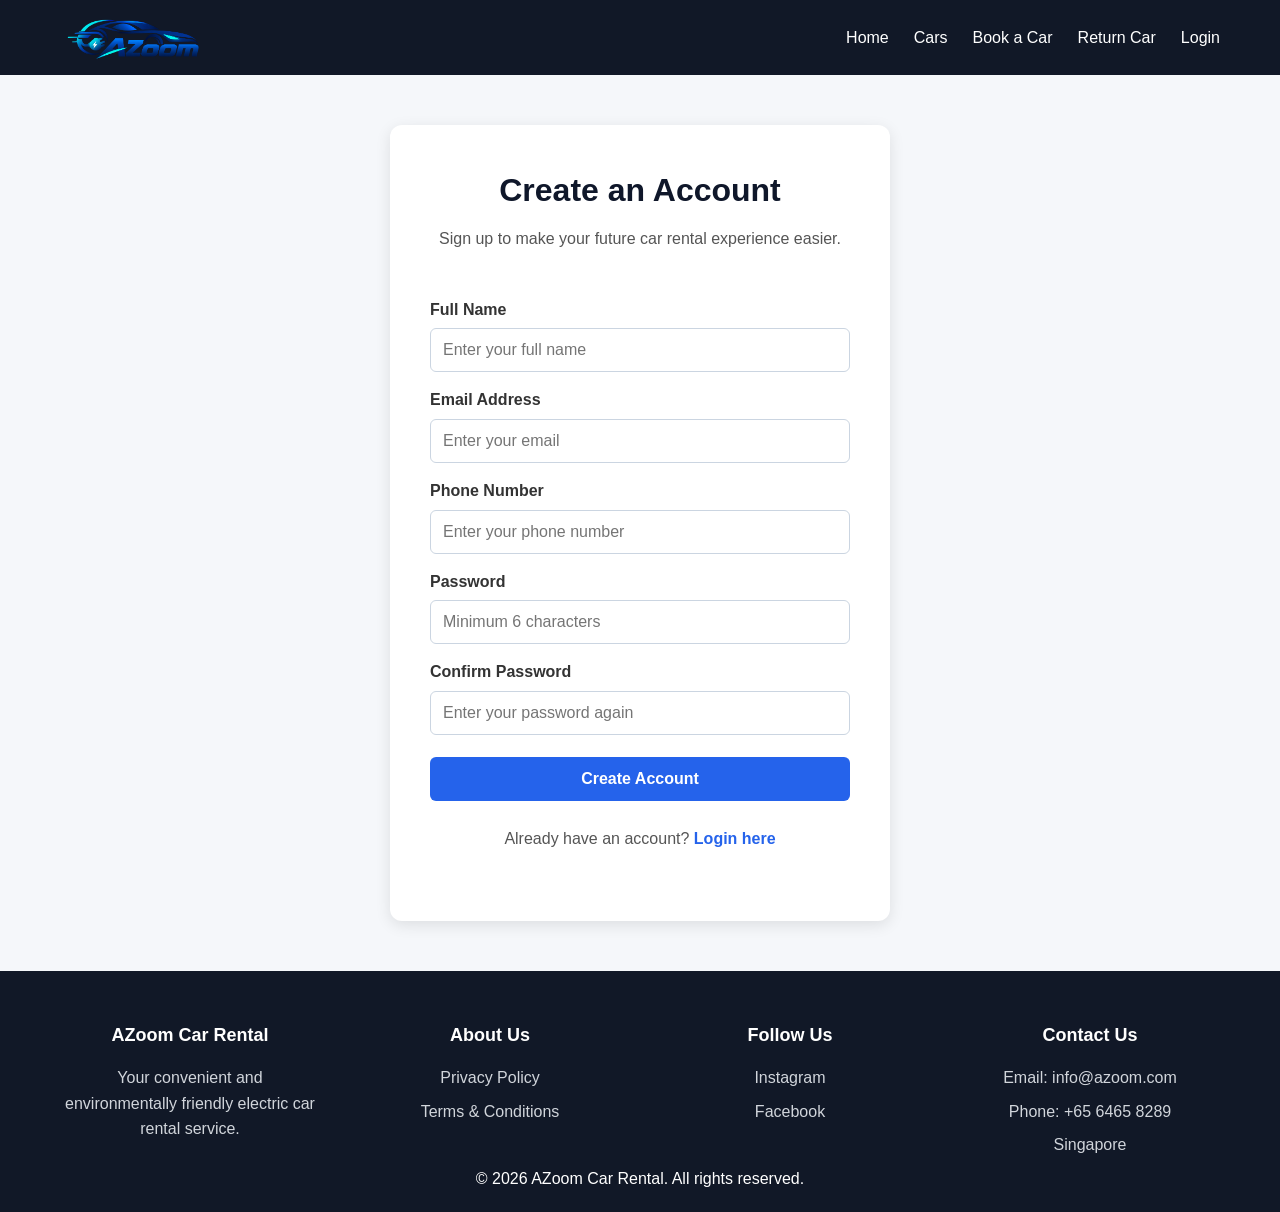
<file: signup.html>
<!DOCTYPE html>
<html lang="en">

<head>
    <meta charset="UTF-8">
    <meta name="viewport" content="width=device-width, initial-scale=1.0">

    <title>Sign Up | AZoom Car Rental</title>

    <link rel="stylesheet" href="style.css">
</head>

<body>

    <header>

        <a href="index.html" class="logo">
            <img src="images/AZoom logo.png" alt="AZoom Car Rental Logo">
        </a>

        <nav>
            <a href="index.html">Home</a>
            <a href="cars.html">Cars</a>
            <a href="booking.html">Book a Car</a>
            <a href="return.html">Return Car</a>
            <a href="login.html">Login</a>
        </nav>

    </header>

    <main>

        <section class="signup-section">

            <h2>Create an Account</h2>

            <p>
                Sign up to make your future car rental experience easier.
            </p>

            <form id="signupForm">

                <label for="signupName">
                    Full Name
                </label>

                <input type="text" id="signupName" placeholder="Enter your full name" required>

                <label for="signupEmail">
                    Email Address
                </label>

                <input type="email" id="signupEmail" placeholder="Enter your email" required>

                <label for="signupPhone">
                    Phone Number
                </label>

                <input type="tel" id="signupPhone" placeholder="Enter your phone number" required>

                <label for="signupPassword">
                    Password
                </label>

                <input type="password" id="signupPassword" placeholder="Minimum 6 characters" required>

                <label for="confirmPassword">
                    Confirm Password
                </label>

                <input type="password" id="confirmPassword" placeholder="Enter your password again" required>

                <button type="submit">
                    Create Account
                </button>

                <div id="signupMessage"></div>

            </form>

            <p class="account-link">
                Already have an account?
                <a href="login.html">Login here</a>
            </p>

        </section>

    </main>

    <!-- Footer -->
    <footer class="site-footer">

        <div class="footer-container">

            <div class="footer-column">
                <h3>AZoom Car Rental</h3>
                <p>
                    Your convenient and environmentally friendly
                    electric car rental service.
                </p>
            </div>

            <div class="footer-column">
                <h3>About Us</h3>

                <a href="privacy.html">Privacy Policy</a>
                <a href="terms.html">Terms & Conditions</a>
            </div>

            <div class="footer-column">
                <h3>Follow Us</h3>

                <a href="#">Instagram</a>
                <a href="#">Facebook</a>
            </div>

            <div class="footer-column">
                <h3>Contact Us</h3>

                <p>Email: info@azoom.com</p>
                <p>Phone: +65 6465 8289</p>
                <p>Singapore</p>
            </div>

        </div>

        <footer>
            <p>&copy; 2026 AZoom Car Rental. All rights reserved.</p>
        </footer>

        <script src="script.js"></script>

</body>

</html>
</file>
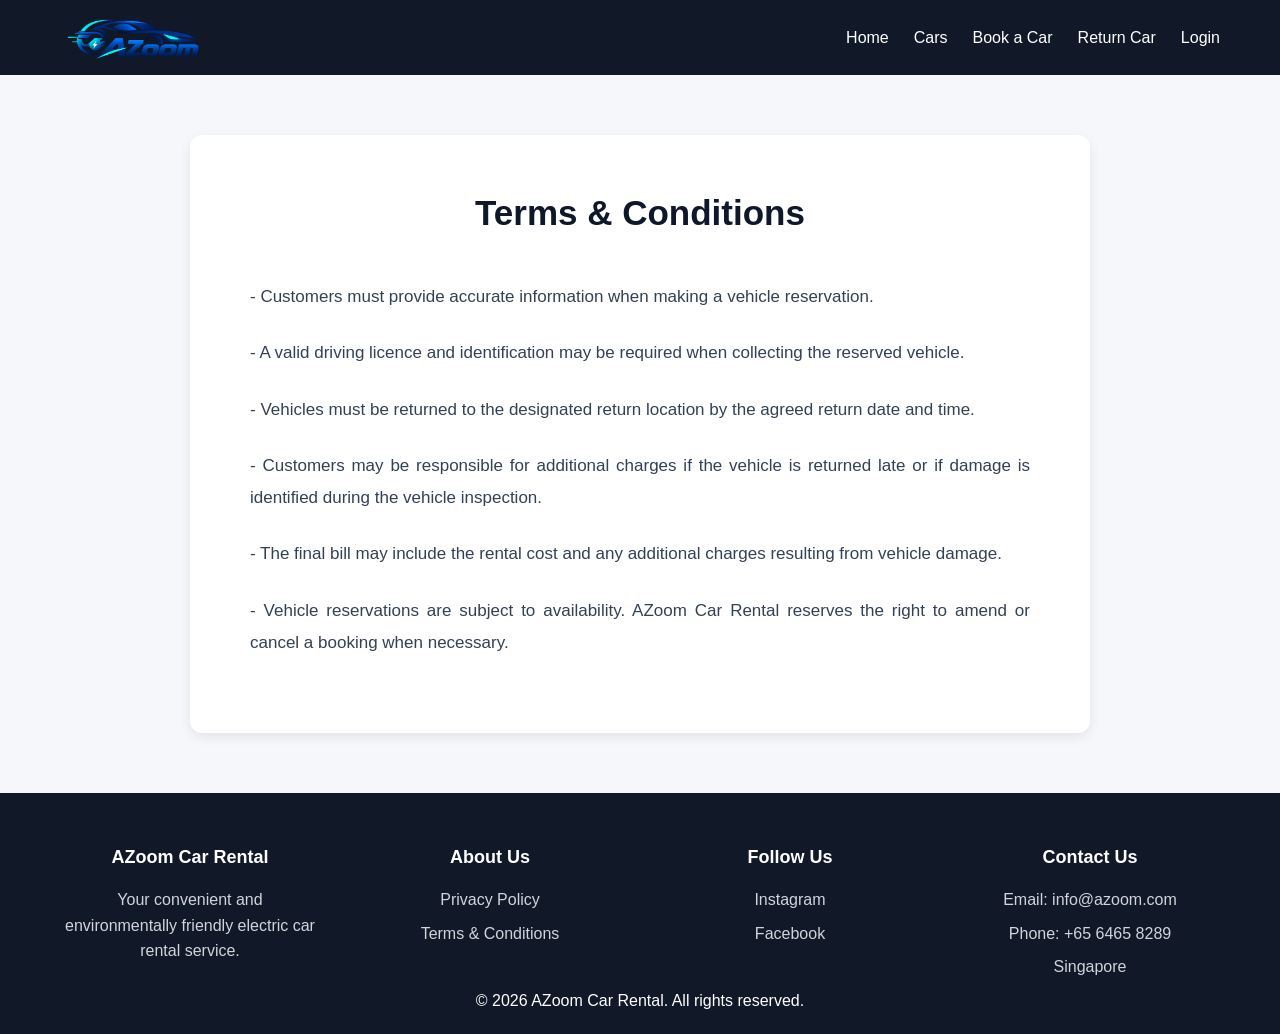
<file: terms.html>
<!DOCTYPE html>
<html lang="en">

<head>
    <meta charset="UTF-8">
    <meta name="viewport" content="width=device-width, initial-scale=1.0">
    <title>Our Cars | AZoom Car Rental</title>

    <link rel="stylesheet" href="style.css">
</head>

<body>

    <header>
        <a href="index.html" class="logo">
            <img src="images/AZoom logo.png" alt="AZoom Car Rental Logo">
        </a>

        <nav>
            <a href="index.html">Home</a>
            <a href="cars.html">Cars</a>
            <a href="booking.html">Book a Car</a>
            <a href="return.html">Return Car</a>
            <a href="login.html">Login</a>
        </nav>
    </header>

    <main>

        <section class="policy-section">

            <h2>Terms & Conditions</h2>

            <p>
                - Customers must provide accurate information when making a
                vehicle reservation.
            </p>

            <p>
                - A valid driving licence and identification may be required
                when collecting the reserved vehicle.
            </p>

            <p>
                - Vehicles must be returned to the designated return location
                by the agreed return date and time.
            </p>

            <p>
                - Customers may be responsible for additional charges if the
                vehicle is returned late or if damage is identified during
                the vehicle inspection.
            </p>

            <p>
                - The final bill may include the rental cost and any additional
                charges resulting from vehicle damage.
            </p>

            <p>
                - Vehicle reservations are subject to availability.
                AZoom Car Rental reserves the right to amend or cancel a
                booking when necessary.
            </p>

        </section>
    </main>

    <!-- Footer -->
    <footer class="site-footer">

        <div class="footer-container">

            <div class="footer-column">
                <h3>AZoom Car Rental</h3>
                <p>
                    Your convenient and environmentally friendly
                    electric car rental service.
                </p>
            </div>

            <div class="footer-column">
                <h3>About Us</h3>

                <a href="privacy.html">Privacy Policy</a>
                <a href="terms.html">Terms & Conditions</a>
            </div>

            <div class="footer-column">
                <h3>Follow Us</h3>

                <a href="#">Instagram</a>
                <a href="#">Facebook</a>
            </div>

            <div class="footer-column">
                <h3>Contact Us</h3>

                <p>Email: info@azoom.com</p>
                <p>Phone: +65 6465 8289</p>
                <p>Singapore</p>
            </div>

        </div>

        <footer>
            <p>&copy; 2026 AZoom Car Rental. All rights reserved.</p>
        </footer>

</body>

</html>
</file>
<file: style.css>
/* Reset basic spacing */
* {
    margin: 0;
    padding: 0;
    box-sizing: border-box;
}

/* Whole page */
body {
    font-family: Arial, sans-serif;
    background-color: #f5f7fa;
    color: #222;
    line-height: 1.6;
}

/* Header */
header {
    background-color: #111827;
    color: white;
    padding: 10px 60px;
    display: flex;
    justify-content: space-between;
    align-items: center;

    position: sticky;
    top: 0;
    z-index: 1000;
}

/* Company logo */
header.logo {
    display: flex;
    align-items: center;
    flex: 0 0 auto;
    height: 60px;
    width: auto;
}

header .logo img {
    width: 150px;
    height: 55px;

    max-width: 150px;
    max-height: 55px;

    object-fit: contain;
    display: block;
}

/* Navigation */
nav {
    display: flex;
    gap: 25px;
}

nav a {
    color: white;
    text-decoration: none;
    font-size: 16px;
}

nav a:hover {
    color: #38bdf8;
}

/* Main area */
main {
    width: 100%;
}

/* First welcome section */
.home-hero {
    min-height: 500px;

    background-color: #dbeafe;
    background-image: url("images/volvo.jpg");
    background-size: cover;
    background-position: center;
    background-repeat: no-repeat;

    display: flex;
    flex-direction: column;
    justify-content: center;
    align-items: center;
    text-align: center;
    padding: 60px 20px;

    position: relative;
    overflow: hidden;
}

.home-hero h2 {
    font-size: 44px;
    margin-bottom: 20px;
    color: #020617;
    font-weight: bold;
    text-shadow: 0 1px 2px rgba(255, 255, 255, 0.7);
}

.home-hero p {
    max-width: 700px;
    font-size: 18px;
    margin-bottom: 12px;
    color: #0f172a;
    font-weight: bold;
    text-shadow: 0 1px 2px rgba(255, 255, 255, 0.7);
}

.home-hero::before {
    content: "";
    position: absolute;
    top: 0;
    left: 0;

    width: 100%;
    height: 100%;

    background-color: rgba(255, 255, 255, 0.45);

    z-index: 1;
}

/* Buttons */
.home-hero a {
    display: inline-block;
    margin: 15px 8px 0;
    padding: 12px 24px;
    background-color: #2563eb;
    color: white;
    text-decoration: none;
    border-radius: 6px;
    font-weight: bold;
}

.home-hero a:hover {
    background-color: #1d4ed8;
}

.home-hero h2,
.home-hero p,
.home-hero a {
    position: relative;
    z-index: 2;
}

/* Why Choose Us section */
.features-section {
    padding: 70px 60px;
    background-color: white;
    text-align: center;
}

.features-section h2 {
    font-size: 34px;
    margin-bottom: 40px;
    text-align: center;
}

/* Cards */
.features-section div {
    display: inline-block;
    width: 28%;
    min-height: 180px;
    margin: 10px;
    padding: 25px;
    background-color: #f8fafc;
    border-radius: 10px;
    vertical-align: top;
    box-shadow: 0 4px 10px rgba(0, 0, 0, 0.08);
    text-align: center;
}

.features-section h3 {
    margin-bottom: 15px;
    color: #2563eb;
    text-align: center;
}

.featured-cars {
    padding: 70px 60px;
    background-color: #f5f7fa;
    text-align: center;
}

.featured-cars h2 {
    font-size: 34px;
    margin-bottom: 10px;
    color: #0f172a;
}

.featured-cars>p {
    font-size: 18px;
    color: #555;
    margin-bottom: 40px;
}

.featured-container {
    display: flex;
    justify-content: center;
    align-items: stretch;
    gap: 30px;
    flex-wrap: nowrap;
}

.featured-card {
    width: 300px;
    background-color: white;
    padding: 20px;
    border-radius: 12px;
    box-shadow: 0 4px 12px rgba(0, 0, 0, 0.10);
    text-align: center;
}

.featured-card img {
    width: 100%;
    height: 200px;
    object-fit: cover;
    border-radius: 8px;
    margin-bottom: 15px;
}

.featured-card h3 {
    font-size: 22px;
    color: #2563eb;
    margin-bottom: 8px;
}

.featured-card p {
    margin-bottom: 15px;
    font-weight: bold;
}

.featured-card a {
    display: inline-block;
    padding: 10px 18px;
    background-color: #2563eb;
    color: white;
    text-decoration: none;
    border-radius: 6px;
}

.featured-card a:hover {
    background: #1d4ed8;
}

/* View all cars button */
.view-all-cars {
    display: inline-block;
    margin-top: 35px;
    padding: 12px 24px;
    background-color: #111827;
    color: white;
    text-decoration: none;
    border-radius: 6px;
    font-weight: bold;
}

.view-all-cars:hover {
    background-color: #2563eb;
}

/* How It Works */
.how-it-works {
    padding: 70px 60px;
    background-color: #eef2ff;
}

.how-it-works h2 {
    text-align: center;
    font-size: 34px;
    margin-bottom: 35px;
}

.how-it-works ol {
    max-width: 700px;
    margin: auto;
    font-size: 18px;
}

.how-it-works li {
    margin-bottom: 12px;
}

.more-information {
    margin-top: 35px;
    text-align: center;
}

.more-information p {
    margin-bottom: 15px;
    color: #475569;
}

.info-button {
    display: inline-block;
    padding: 11px 22px;
    background-color: #2563eb;
    color: white;
    text-decoration: none;
    border-radius: 6px;
    font-weight: bold;
}

.info-button:hover {
    background-color: #1d4ed8;
}

/* Footer */
footer {
    text-align: center;
}

.site-footer {
    background-color: #111827;
    color: white;
    padding: 50px 60px 20px;
}

.footer-container {
    display: flex;
    justify-content: space-between;
    gap: 40px;
    flex-wrap: wrap;
}

.footer-column {
    flex: 1;
    min-width: 200px;
}

.footer-column h3 {
    margin-bottom: 15px;
    font-size: 18px;
}

.footer-column p {
    margin-bottom: 8px;
    color: #d1d5db;
}

.footer-column a {
    display: block;
    color: #d1d5db;
    text-decoration: none;
    margin-bottom: 8px;
}

.footer-column a:hover {
    color: #38bdf8;
}

.footer-bottom {
    margin-top: 30px;
    padding-top: 20px;
    border-top: 1px solid #374151;
    text-align: center;
}

.footer-bottom p {
    color: #d1d5db;
}

.policy-section {
    max-width: 900px;
    margin: 60px auto;
    padding: 50px 60px;
    background-color: white;
    border-radius: 12px;

    box-shadow: 0 4px 12px rgba(0, 0, 0, 0.08);
}

.policy-section h2 {
    text-align: center;
    margin-bottom: 40px;
    color: #0f172a;
    font-size: 35px;
}

.policy-section p {
    margin-bottom: 24px;
    color: #334155;
    line-height: 1.9;
    text-align: justify;
    font-size: 17px;
}

.locations-section {
    padding: 60px 40px;
    text-align: center;
    background-color: #f5f7fa;
}

.locations-section>h2 {
    font-size: 36px;
    margin-bottom: 10px;
    color: #0f172a;
}

.locations-section>p {
    color: #555;
    font-size: 18px;
    margin-bottom: 50px;
}

.location-group {
    margin-bottom: 60px;
}

.location-group h3 {
    font-size: 28px;
    color: #0f172a;
    margin-bottom: 10px;
}

.location-intro {
    color: #555;
    margin-bottom: 30px;
}

.location-container {
    display: flex;
    justify-content: center;
    gap: 30px;
    flex-wrap: wrap;
}

.location-card {
    width: 320px;
    padding: 25px;
    background-color: white;
    border-radius: 12px;
    box-shadow: 0 4px 12px rgba(0, 0, 0, 0.10);
    text-align: left;
}

.location-card h4 {
    font-size: 22px;
    color: #2563eb;
    margin-bottom: 18px;
}

.location-card p {
    margin-bottom: 15px;
    color: #334155;
}

.location-card img {
    width: 100%;
    height: 280px;
    object-fit: cover;
    border-radius: 8px;
    margin-bottom: 15px;
}

.location-note {
    max-width: 750px;
    margin: 20px auto 0;
    padding: 30px;
    background-color: #eef2ff;
    border-radius: 12px;
}

.location-note h3 {
    margin-bottom: 15px;
    color: #0f172a;
}

.location-note p {
    margin-bottom: 12px;
    color: #475569;
}

/* Responsive design */
@media (max-width: 768px) {

    header {
        flex-direction: column;
        gap: 15px;
        padding: 20px;
    }

    nav {
        flex-wrap: wrap;
        justify-content: center;
    }

    .home-hero h2 {
        font-size: 32px;
    }

    .features-section div {
        width: 90%;
        display: block;
        margin: 15px auto;
    }

    .features-section,
    .how-it-works {
        padding: 50px 20px;
    }

    .featured-cars {
        padding: 50px 20px;
    }

    .featured-container {
        flex-direction: column;
        align-items: center;
    }

    .featured-card {
        width: 100%;
        max-width: 350px;
    }

    .site-footer {
        padding: 40px 20px 20px;
    }

    .footer-container {
        flex-direction: column;
    }

    .footer-column {
        text-align: center;
    }

    .locations-section {
        padding: 40px 20px;
    }

    .location-container {
        flex-direction: column;
        align-items: center;
    }

    .location-card {
        width: 100%;
        max-width: 350px;
    }
}

.rental-summary {
    margin-top: 20px;
    border-left: 4px solid #2563eb;
    padding: 20px;
    background-color: #eef2ff;
    border-radius: 8px;
}

.rental-summary h3 {
    margin-bottom: 10px;
    color: #2563eb;
}

.rental-summary p {
    margin-bottom: 5px;
}

/* =========================
   Cars Page
========================= */

.cars-section {
    padding: 60px 40px;
    text-align: center;
    background-color: #f5f7fa;
    min-height: 80vh;
}

.cars-section h2 {
    font-size: 36px;
    margin-bottom: 10px;
    color: #0f172a;
}

.cars-section>p {
    font-size: 18px;
    margin-bottom: 40px;
    color: #555;
}

.car-container {
    display: flex;
    justify-content: center;
    gap: 30px;
    flex-wrap: wrap;
}

.car-card {
    width: 320px;
    background-color: white;
    padding: 20px;
    border-radius: 12px;
    box-shadow: 0 4px 12px rgba(0, 0, 0, 0.10);
    text-align: left;
    transition: transform 0.3s;
}

.car-card:hover {
    transform: translateY(-5px);
}

.car-card img {
    width: 100%;
    height: 220px;
    object-fit: cover;
    border-radius: 8px;
    margin-bottom: 15px;
}

.car-card h3 {
    font-size: 23px;
    color: #2563eb;
    margin-bottom: 10px;
}

.car-card p {
    margin-bottom: 8px;
}

.car-card a {
    display: inline-block;
    margin-top: 15px;
    padding: 10px 18px;
    background-color: #2563eb;
    color: white;
    text-decoration: none;
    border-radius: 6px;
    font-weight: bold;
}

.car-card a:hover {
    background-color: #1d4ed8;
}

/* =========================
   Form Pages
   Booking / Return / Login
========================= */

.booking-section,
.return-section,
.login-section,
.signup-section {
    max-width: 500px;
    margin: 50px auto;
    padding: 40px;
    background-color: white;
    border-radius: 12px;
    box-shadow: 0 4px 15px rgba(0, 0, 0, 0.10);
}

.booking-section h2,
.return-section h2,
.login-section h2,
.signup-section h2 {
    text-align: center;
    font-size: 32px;
    margin-bottom: 10px;
    color: #0f172a;
}

.booking-section>p,
.return-section>p,
.login-section>p,
.signup-section>p {
    text-align: center;
    color: #555;
    margin-bottom: 30px;
}

.account-link {
    margin-top: 25px;
    text-align: center;
}

.account-link a {
    color: #2563eb;
    text-decoration: none;
    font-weight: bold;
}

.account-link a:hover {
    text-decoration: underline;
}

/* Forms */
form {
    display: flex;
    flex-direction: column;
}

form label {
    margin-top: 15px;
    margin-bottom: 6px;
    font-weight: bold;
    color: #333;
}

form input,
form select {
    width: 100%;
    padding: 12px;
    border: 1px solid #cbd5e1;
    border-radius: 6px;
    font-size: 16px;
    background-color: white;
}

form input:focus,
form select:focus {
    outline: none;
    border-color: #2563eb;
}

/* Form Buttons */
form button {
    margin-top: 22px;
    padding: 13px;
    background-color: #2563eb;
    color: white;
    border: none;
    border-radius: 6px;
    font-size: 16px;
    font-weight: bold;
    cursor: pointer;
}

form button:hover {
    background-color: #1d4ed8;
}
</file>
